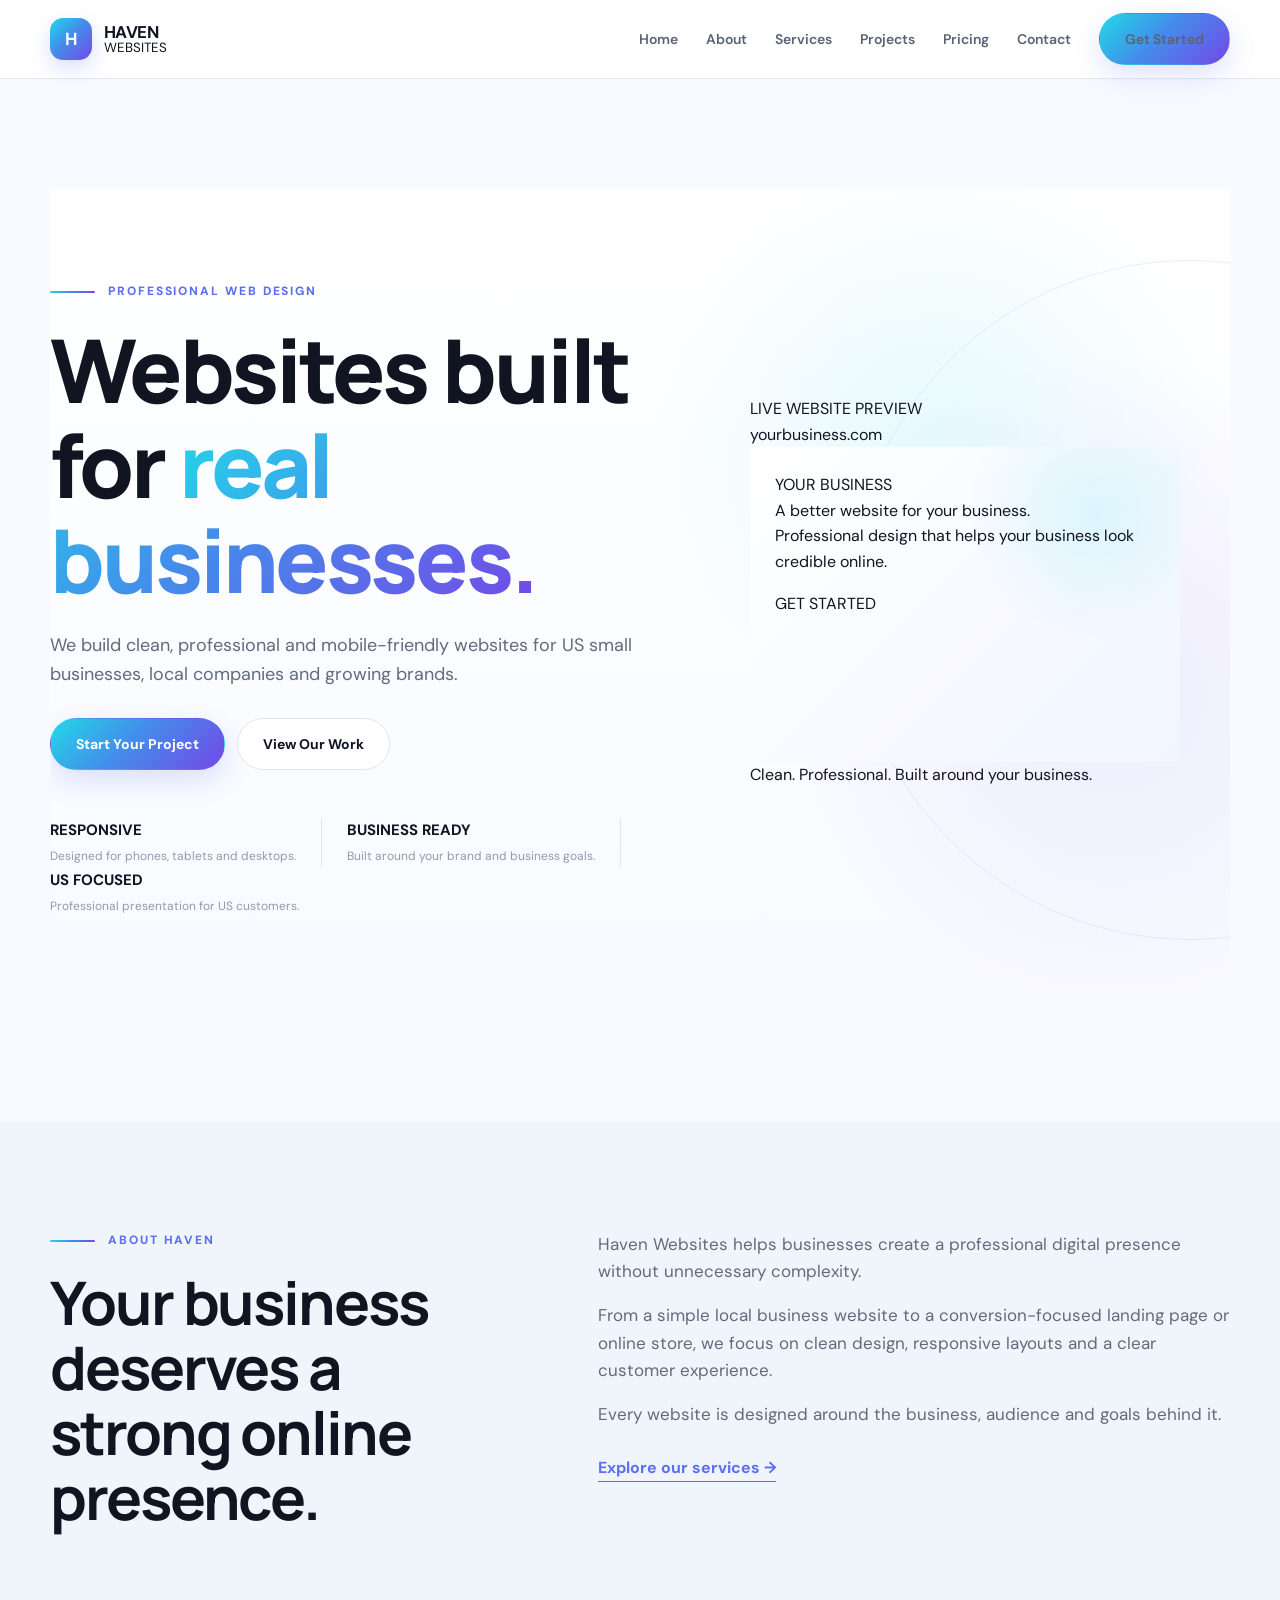
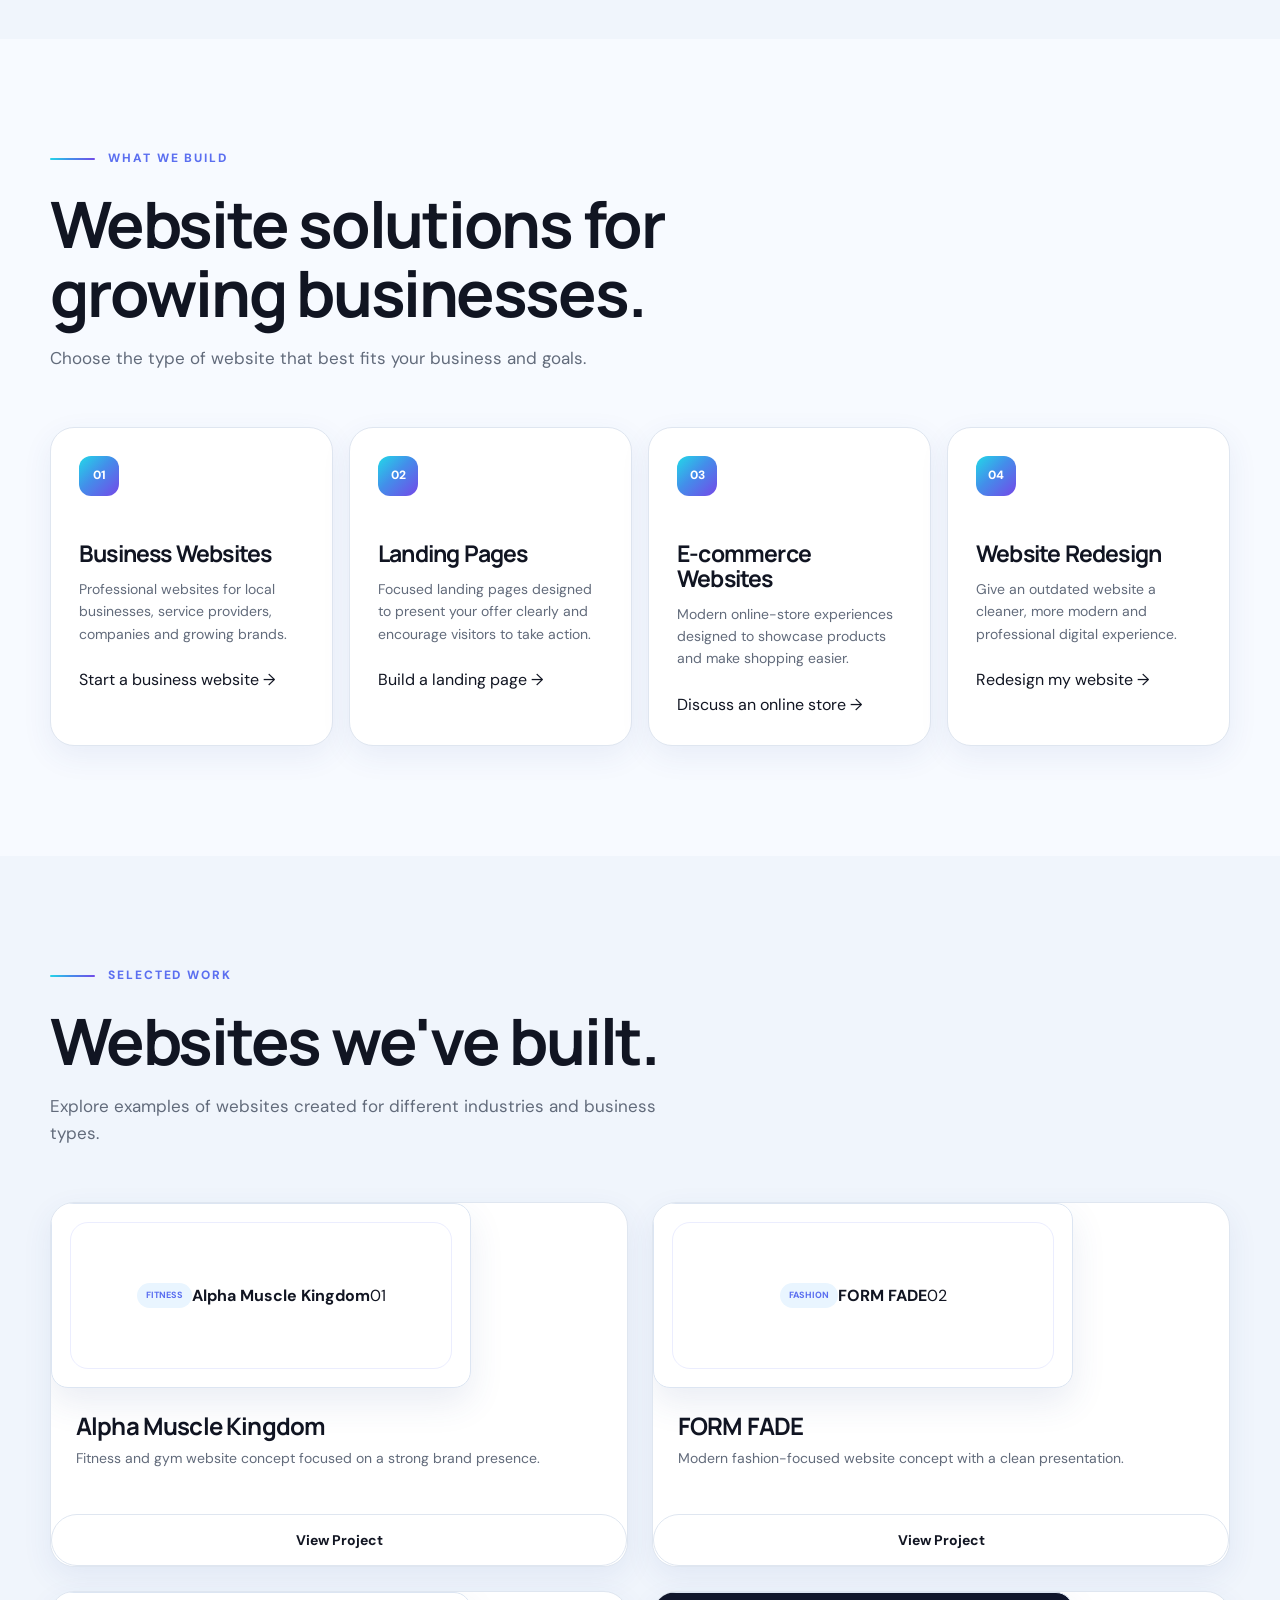
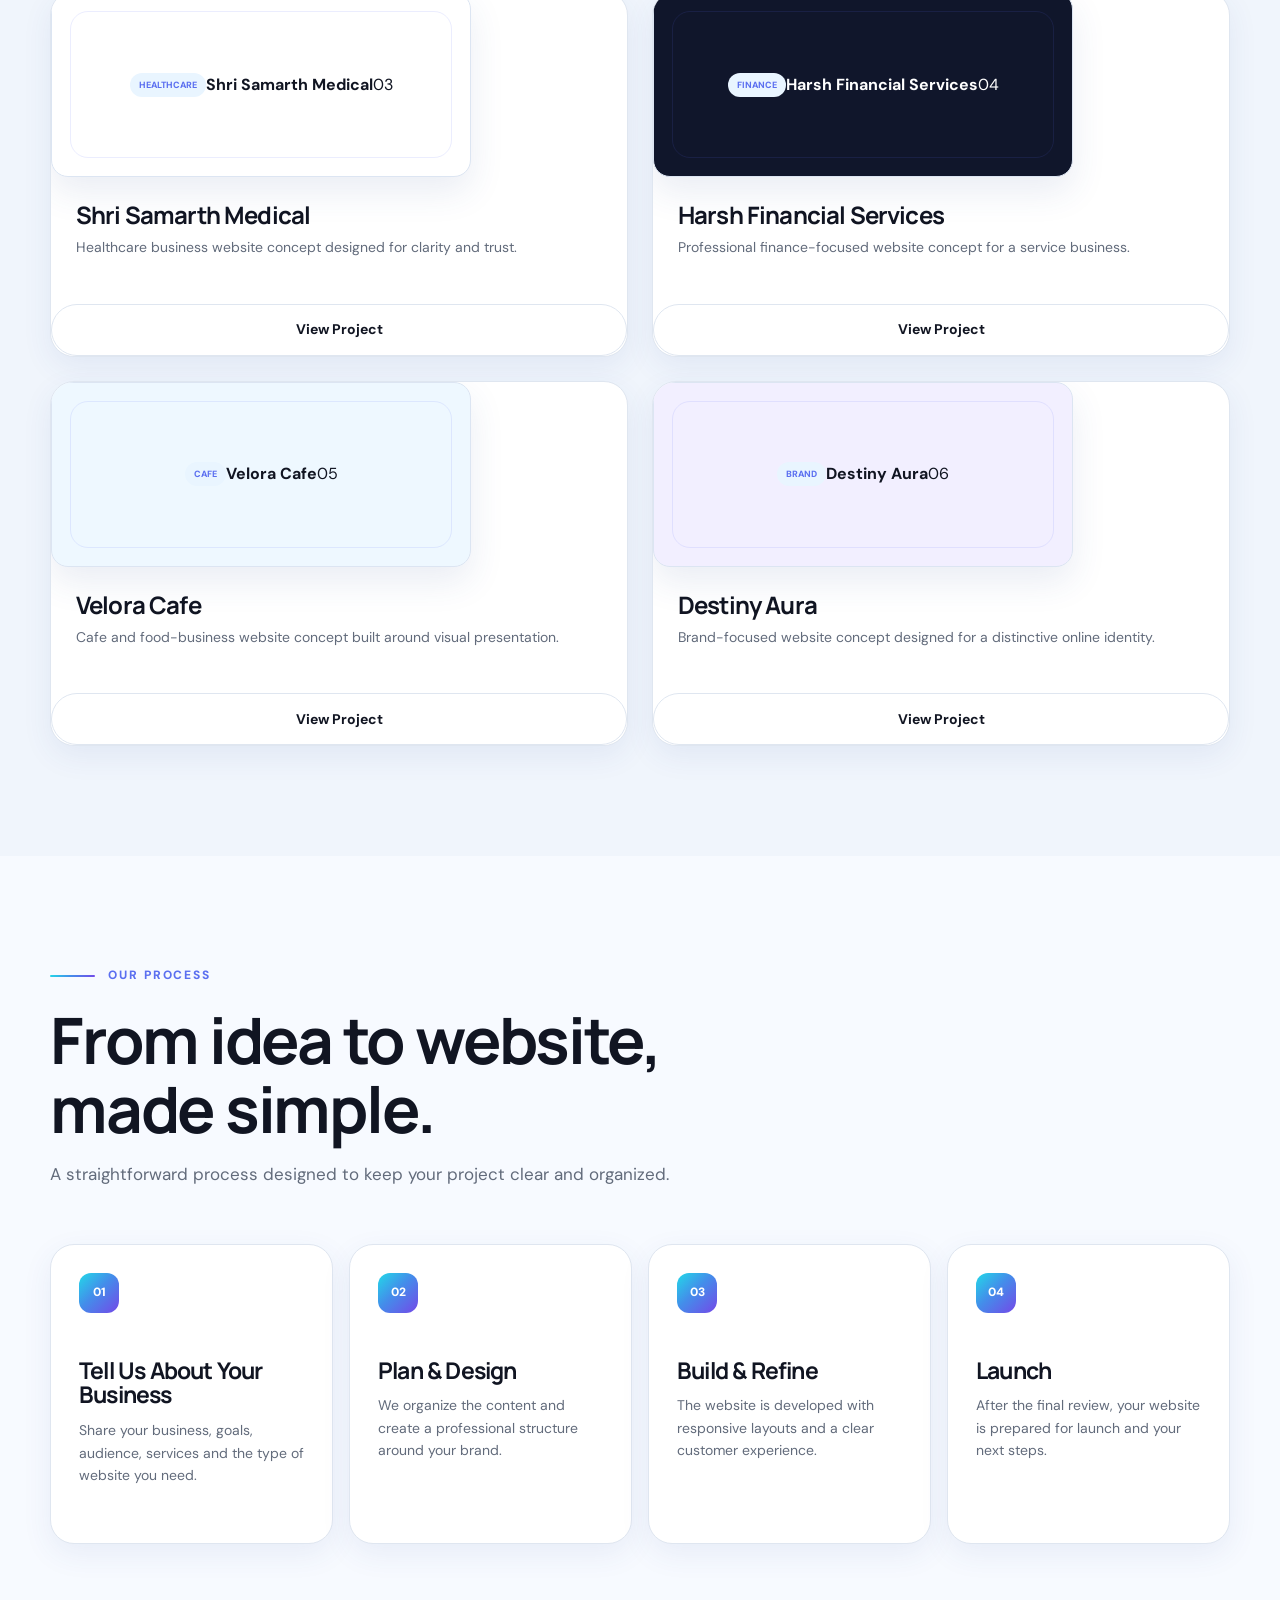
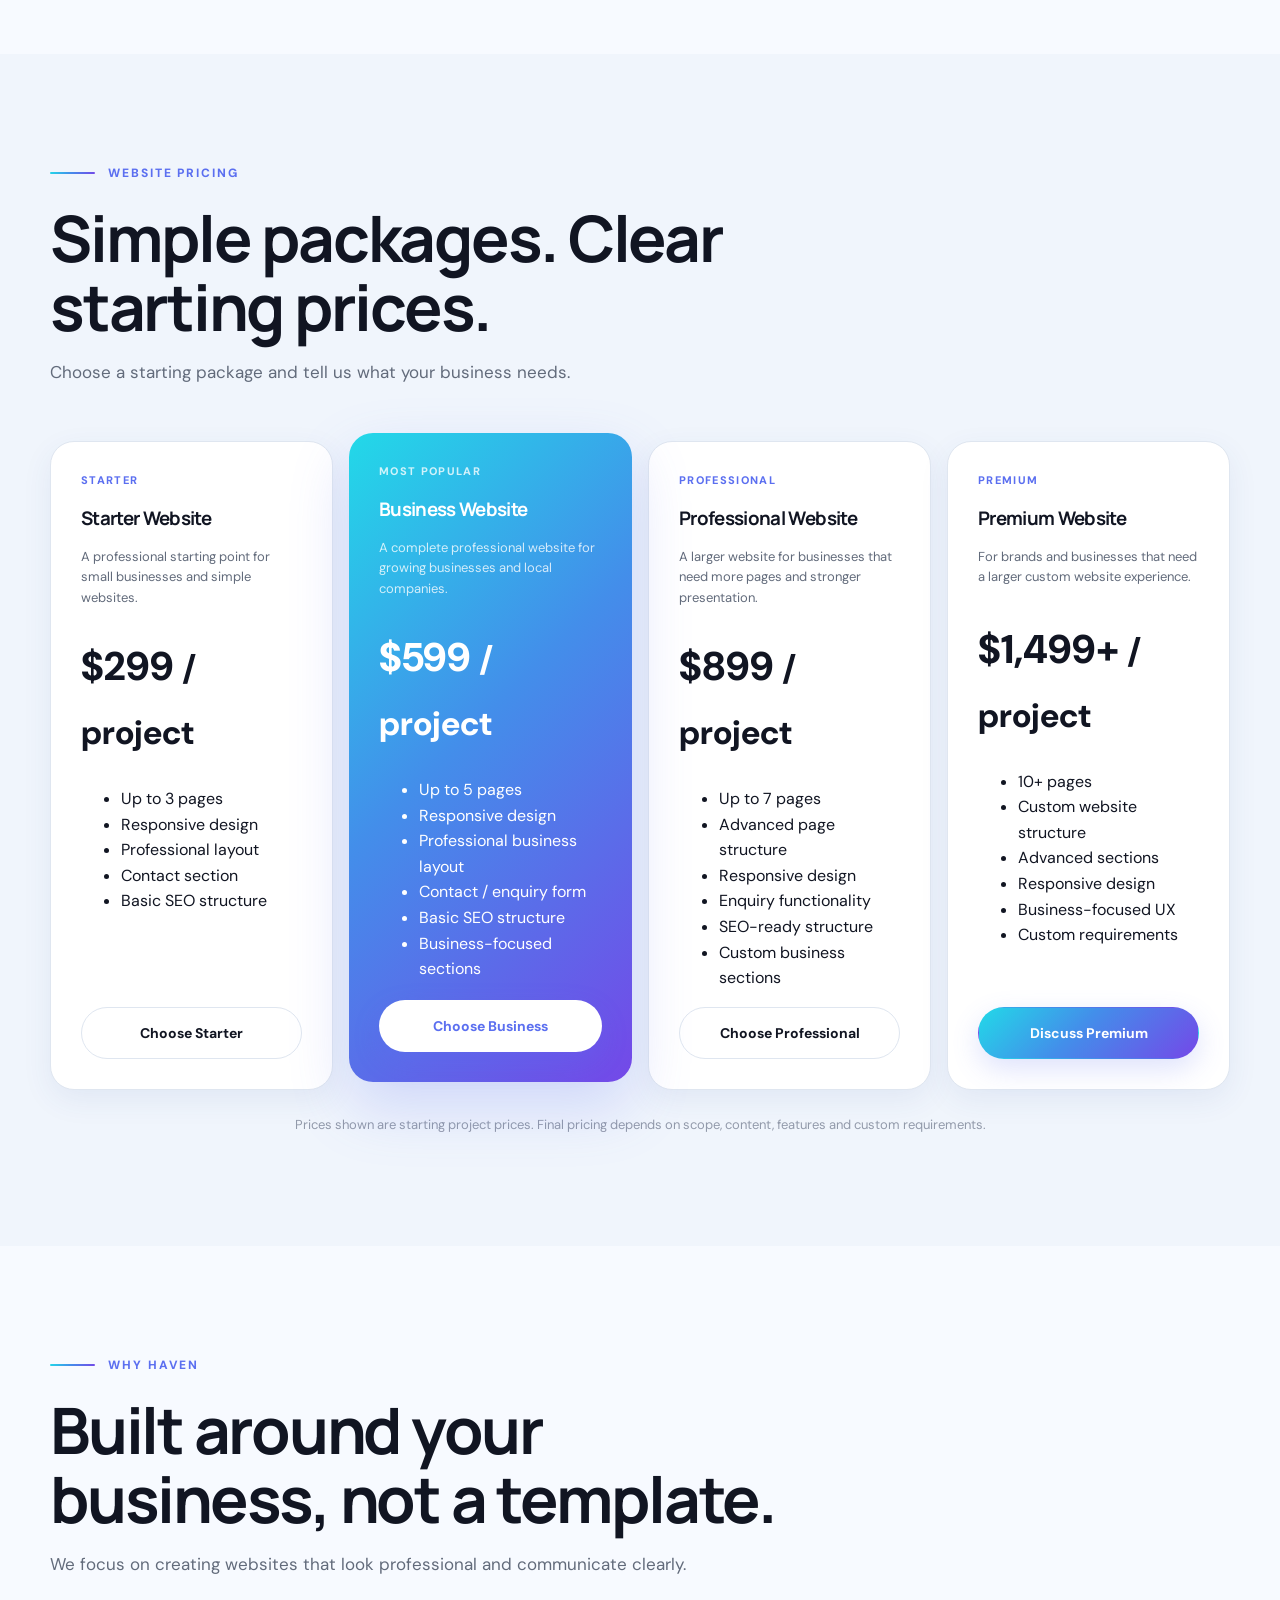
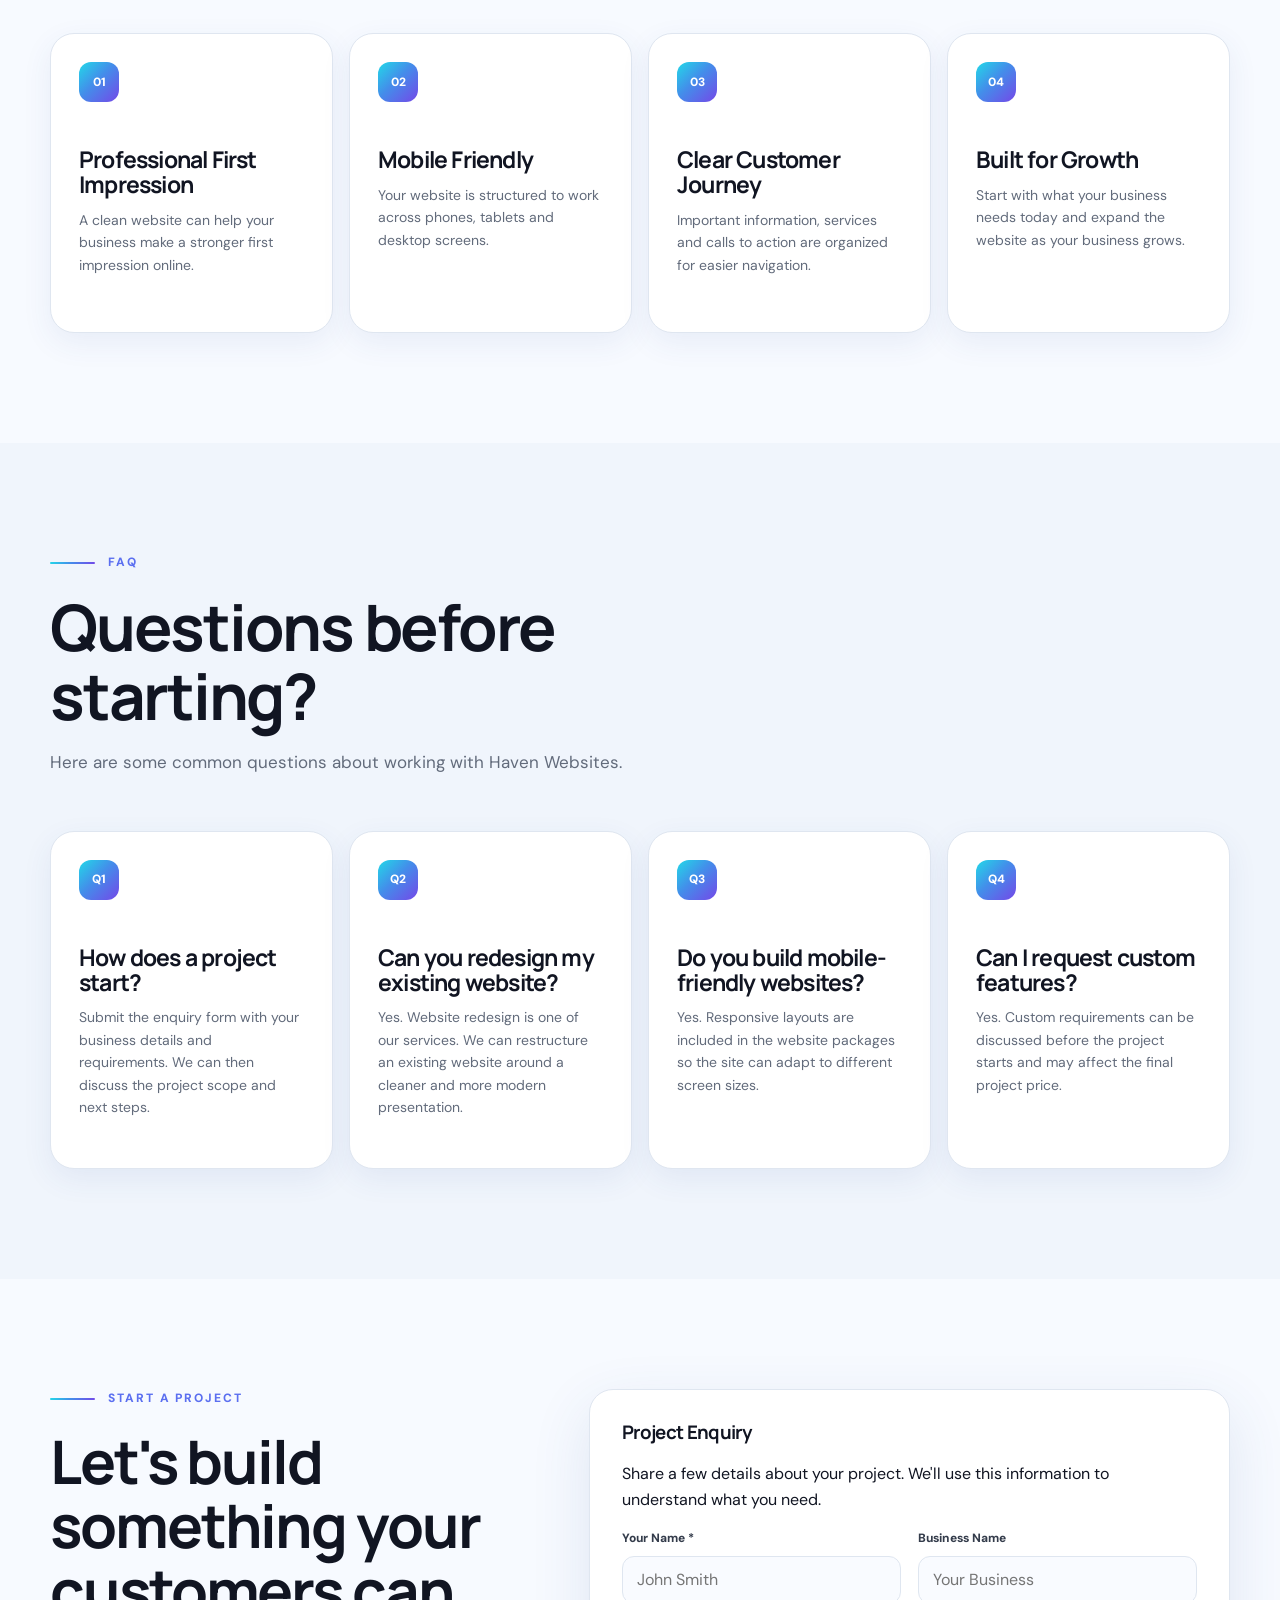
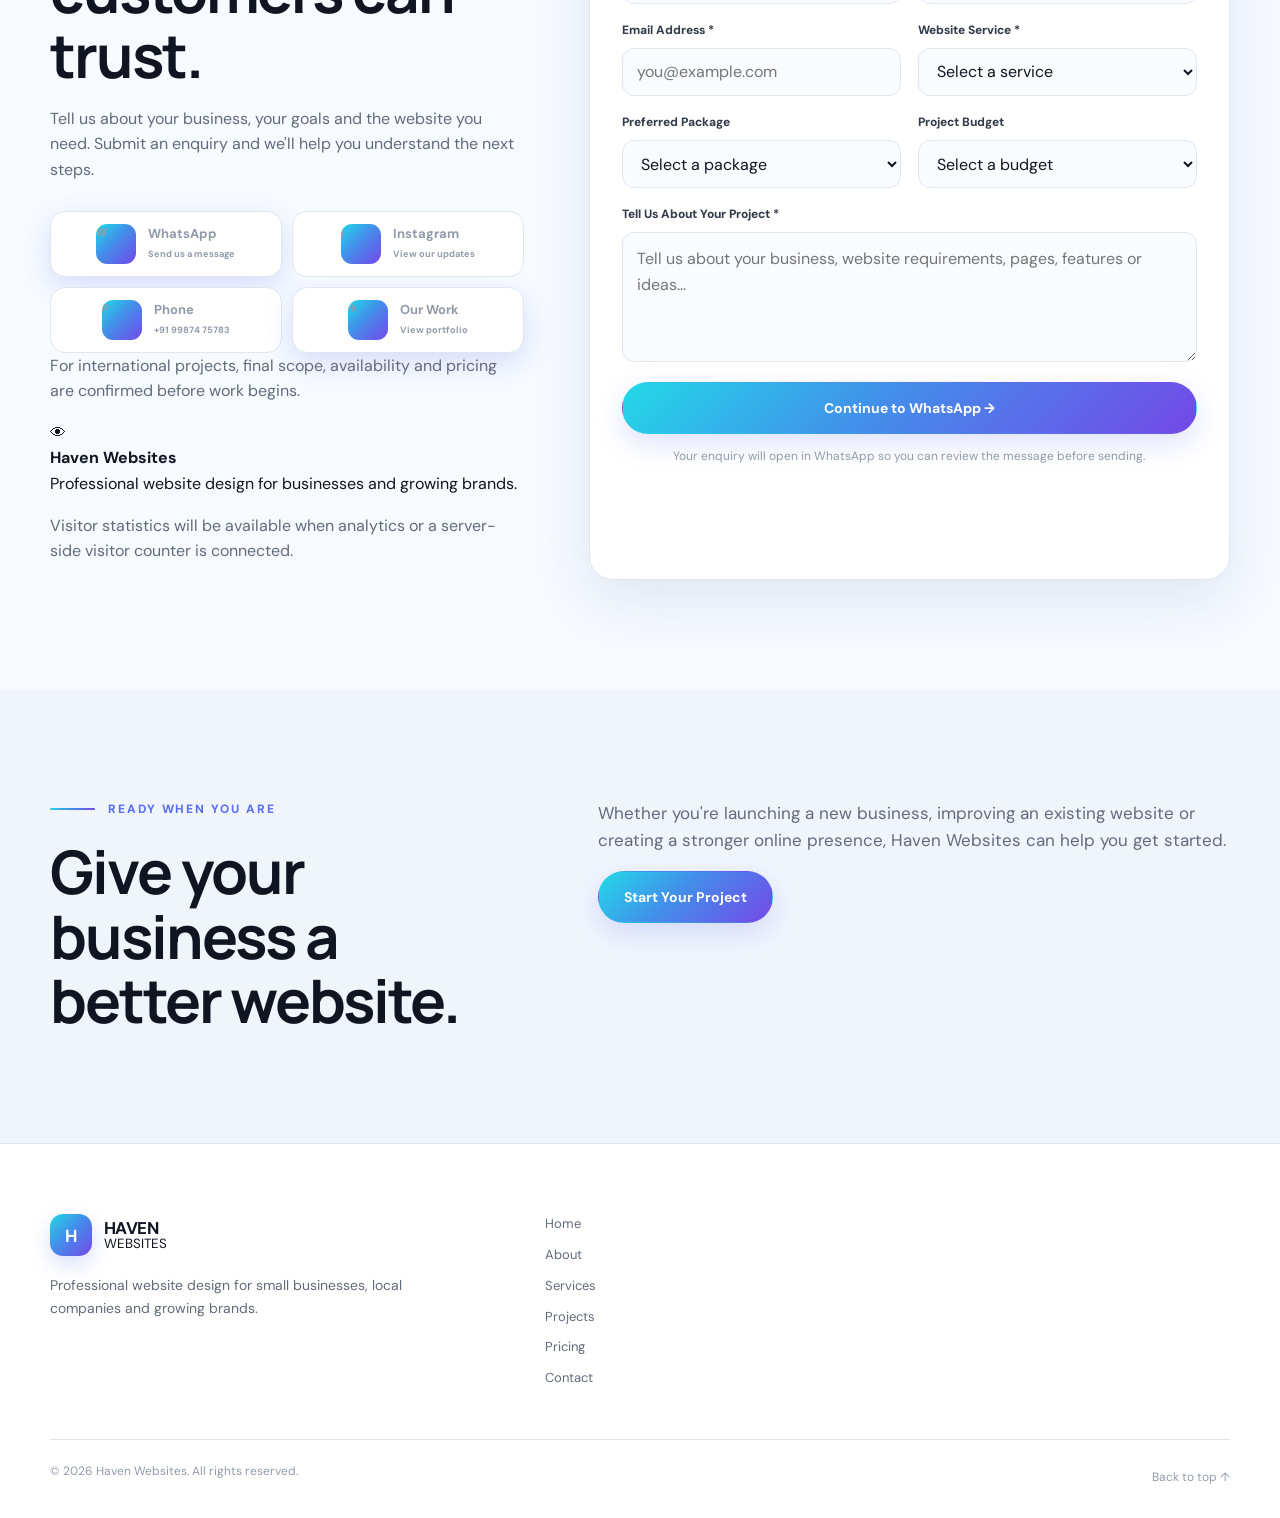
<file: index.html>
<!DOCTYPE html>
<html lang="en">
<head>
  <meta charset="UTF-8">

  <meta name="viewport"
        content="width=device-width, initial-scale=1.0">

  <meta name="description"
        content="Haven Websites builds professional, responsive websites for US small businesses, local companies and growing brands.">

  <meta name="keywords"
        content="web design, website design, US business websites, small business websites, landing pages, ecommerce websites">

  <meta name="author"
        content="Haven Websites">

  <meta name="robots"
        content="index, follow">

  <link rel="canonical"
        href="https://harshwebstudio.github.io/HAVEN-WEBSITE-/">

  <meta property="og:title"
        content="Haven Websites | Professional Website Design for US Businesses">

  <meta property="og:description"
        content="Professional websites for US small businesses, local companies and growing brands.">

  <meta property="og:type"
        content="website">

  <meta property="og:url"
        content="https://harshwebstudio.github.io/HAVEN-WEBSITE-/">

  <title>Haven Websites | Professional Website Design for US Businesses</title>

  <!-- GOOGLE FONTS -->
  <link rel="preconnect" href="https://fonts.googleapis.com">
  <link rel="preconnect" href="https://fonts.gstatic.com" crossorigin>

  <link href="https://fonts.googleapis.com/css2?family=DM+Sans:wght@400;500;600;700&family=Manrope:wght@600;700;800&display=swap"
        rel="stylesheet">

  <!-- MAIN CSS -->
  <link rel="stylesheet" href="style.css">
</head>

<body>

  <!-- =========================================
       HEADER
  ========================================== -->

  <header class="site-header">
    <div class="container navbar">

      <a href="#home" class="brand" aria-label="Haven Websites Home">

        <span class="brand-icon">H</span>

        <span class="brand-text">
          <strong>HAVEN</strong>
          <small>WEBSITES</small>
        </span>

      </a>

      <button
        class="menu-toggle"
        type="button"
        aria-expanded="false"
        aria-controls="navMenu"
        aria-label="Open navigation menu">

        <span></span>
        <span></span>
        <span></span>

      </button>

      <nav class="nav-links" id="navMenu" aria-label="Main navigation">

        <a href="#home">Home</a>
        <a href="#about">About</a>
        <a href="#services">Services</a>
        <a href="#projects">Projects</a>
        <a href="#pricing">Pricing</a>
        <a href="#contact">Contact</a>

        <a href="#contact"
           class="button button-primary nav-cta">
          Get Started
        </a>

      </nav>

    </div>
  </header>


  <main>

    <!-- =========================================
         HERO
    ========================================== -->

    <section class="section" id="home">

      <div class="container hero">

        <div class="hero-content">

          <span class="eyebrow">
            Professional Web Design
          </span>

          <h1>
            Websites built for
            <span class="accent-text">real businesses.</span>
          </h1>

          <p class="hero-description">
            We build clean, professional and mobile-friendly
            websites for US small businesses, local companies
            and growing brands.
          </p>

          <div class="hero-actions">

            <a href="#contact"
               class="button button-primary">
              Start Your Project
            </a>

            <a href="#projects"
               class="button button-light">
              View Our Work
            </a>

          </div>

          <div class="hero-stats">

            <div class="stat-item">
              <strong>RESPONSIVE</strong>
              <span>Designed for phones, tablets and desktops.</span>
            </div>

            <div class="stat-item">
              <strong>BUSINESS READY</strong>
              <span>Built around your brand and business goals.</span>
            </div>

            <div class="stat-item">
              <strong>US FOCUSED</strong>
              <span>Professional presentation for US customers.</span>
            </div>

          </div>

        </div>


        <!-- WEBSITE PREVIEW -->

        <div class="hero-visual">

          <div class="visual-label">
            LIVE WEBSITE PREVIEW
          </div>

          <div class="mock-browser">

            <div class="browser-bar">

              <div class="browser-dots">
                <span></span>
                <span></span>
                <span></span>
              </div>

              <div class="browser-address">
                yourbusiness.com
              </div>

            </div>


            <div class="browser-content">

              <div class="mock-brand">
                YOUR BUSINESS
              </div>

              <div class="mock-divider"></div>

              <div class="mock-heading">
                A better website
                for your business.
              </div>

              <p class="mock-copy">
                Professional design that helps
                your business look credible online.
              </p>

              <span class="mock-button">
                GET STARTED
              </span>


              <div class="mock-cards">

                <div class="mock-card">
                  <span></span>
                  <i></i>
                  <i></i>
                </div>

                <div class="mock-card">
                  <span></span>
                  <i></i>
                  <i></i>
                </div>

                <div class="mock-card">
                  <span></span>
                  <i></i>
                  <i></i>
                </div>

              </div>

            </div>

          </div>

          <p class="visual-caption">
            Clean. Professional. Built around your business.
          </p>

        </div>

      </div>

    </section>


    <!-- =========================================
         ABOUT
    ========================================== -->

    <section class="section section-muted" id="about">

      <div class="container">

        <div class="about-layout">

          <div class="about-heading">

            <span class="eyebrow">
              About Haven
            </span>

            <h2>
              Your business deserves
              a strong online presence.
            </h2>

          </div>


          <div class="about-copy">

            <p>
              Haven Websites helps businesses create a
              professional digital presence without unnecessary
              complexity.
            </p>

            <p>
              From a simple local business website to a
              conversion-focused landing page or online store,
              we focus on clean design, responsive layouts and
              a clear customer experience.
            </p>

            <p>
              Every website is designed around the business,
              audience and goals behind it.
            </p>

            <a href="#services" class="text-link">
              Explore our services →
            </a>

          </div>

        </div>

      </div>

    </section>


    <!-- =========================================
         SERVICES
    ========================================== -->

    <section class="section" id="services">

      <div class="container">

        <div class="section-heading">

          <div>

            <span class="eyebrow">
              What We Build
            </span>

            <h2>
              Website solutions for
              growing businesses.
            </h2>

          </div>

          <p>
            Choose the type of website that best fits
            your business and goals.
          </p>

        </div>


        <div class="service-grid">


          <!-- SERVICE 1 -->

          <article class="service-card">

            <span class="service-number">
              01
            </span>

            <h3>
              Business Websites
            </h3>

            <p>
              Professional websites for local businesses,
              service providers, companies and growing brands.
            </p>

            <a href="#contact"
               data-service="Business website">
              Start a business website →
            </a>

          </article>


          <!-- SERVICE 2 -->

          <article class="service-card">

            <span class="service-number">
              02
            </span>

            <h3>
              Landing Pages
            </h3>

            <p>
              Focused landing pages designed to present your
              offer clearly and encourage visitors to take action.
            </p>

            <a href="#contact"
               data-service="Landing page">
              Build a landing page →
            </a>

          </article>


          <!-- SERVICE 3 -->

          <article class="service-card">

            <span class="service-number">
              03
            </span>

            <h3>
              E-commerce Websites
            </h3>

            <p>
              Modern online-store experiences designed to
              showcase products and make shopping easier.
            </p>

            <a href="#contact"
               data-service="E-commerce website">
              Discuss an online store →
            </a>

          </article>


          <!-- SERVICE 4 -->

          <article class="service-card">

            <span class="service-number">
              04
            </span>

            <h3>
              Website Redesign
            </h3>

            <p>
              Give an outdated website a cleaner, more modern
              and professional digital experience.
            </p>

            <a href="#contact"
               data-service="Website redesign">
              Redesign my website →
            </a>

          </article>


        </div>

      </div>

  </section>
      <!-- =========================================
         PROJECTS / PORTFOLIO
    ========================================== -->

    <section class="section section-muted" id="projects">

      <div class="container">

        <div class="section-heading">

          <div>

            <span class="eyebrow">
              Selected Work
            </span>

            <h2>
              Websites we've built.
            </h2>

          </div>

          <p>
            Explore examples of websites created for
            different industries and business types.
          </p>

        </div>


        <div class="project-grid">


          <!-- PROJECT 1 -->

          <article class="project-card">

            <div class="project-preview preview-alpha">

              <span class="preview-category">
                Fitness
              </span>

              <strong>
                Alpha Muscle Kingdom
              </strong>

              <span class="preview-index">
                01
              </span>

            </div>

            <div class="project-content">

              <h3>
                Alpha Muscle Kingdom
              </h3>

              <p>
                Fitness and gym website concept
                focused on a strong brand presence.
              </p>

            </div>

            <a
              href="https://harshwebstudio.github.io/alpha-muscle-kingdom/"
              target="_blank"
              rel="noopener noreferrer"
              class="button button-project">
              View Project
            </a>

          </article>


          <!-- PROJECT 2 -->

          <article class="project-card">

            <div class="project-preview preview-form">

              <span class="preview-category">
                Fashion
              </span>

              <strong>
                FORM FADE
              </strong>

              <span class="preview-index">
                02
              </span>

            </div>

            <div class="project-content">

              <h3>
                FORM FADE
              </h3>

              <p>
                Modern fashion-focused website
                concept with a clean presentation.
              </p>

            </div>

            <a
              href="https://harshwebstudio.github.io/FORM-FADE/"
              target="_blank"
              rel="noopener noreferrer"
              class="button button-project">
              View Project
            </a>

          </article>


          <!-- PROJECT 3 -->

          <article class="project-card">

            <div class="project-preview preview-medical">

              <span class="preview-category">
                Healthcare
              </span>

              <strong>
                Shri Samarth Medical
              </strong>

              <span class="preview-index">
                03
              </span>

            </div>

            <div class="project-content">

              <h3>
                Shri Samarth Medical
              </h3>

              <p>
                Healthcare business website concept
                designed for clarity and trust.
              </p>

            </div>

            <a
              href="https://harshwebstudio.github.io/SHRI-SAMARTH-MEDICAL/"
              target="_blank"
              rel="noopener noreferrer"
              class="button button-project">
              View Project
            </a>

          </article>


          <!-- PROJECT 4 -->

          <article class="project-card">

            <div class="project-preview preview-finance">

              <span class="preview-category">
                Finance
              </span>

              <strong>
                Harsh Financial Services
              </strong>

              <span class="preview-index">
                04
              </span>

            </div>

            <div class="project-content">

              <h3>
                Harsh Financial Services
              </h3>

              <p>
                Professional finance-focused website
                concept for a service business.
              </p>

            </div>

            <a
              href="https://harshwebstudio.github.io/HARSH-FINANCIAL-SERVICES-/"
              target="_blank"
              rel="noopener noreferrer"
              class="button button-project">
              View Project
            </a>

          </article>


          <!-- PROJECT 5 -->

          <article class="project-card">

            <div class="project-preview preview-velora">

              <span class="preview-category">
                Cafe
              </span>

              <strong>
                Velora Cafe
              </strong>

              <span class="preview-index">
                05
              </span>

            </div>

            <div class="project-content">

              <h3>
                Velora Cafe
              </h3>

              <p>
                Cafe and food-business website concept
                built around visual presentation.
              </p>

            </div>

            <a
              href="https://harshwebstudio.github.io/velora-cafe/"
              target="_blank"
              rel="noopener noreferrer"
              class="button button-project">
              View Project
            </a>

          </article>


          <!-- PROJECT 6 -->

          <article class="project-card">

            <div class="project-preview preview-destini">

              <span class="preview-category">
                Brand
              </span>

              <strong>
                Destiny Aura
              </strong>

              <span class="preview-index">
                06
              </span>

            </div>

            <div class="project-content">

              <h3>
                Destiny Aura
              </h3>

              <p>
                Brand-focused website concept designed
                for a distinctive online identity.
              </p>

            </div>

            <a
              href="https://harshwebstudio.github.io/destiny-aura/"
              target="_blank"
              rel="noopener noreferrer"
              class="button button-project">
              View Project
            </a>

          </article>


        </div>

      </div>

    </section>


    <!-- =========================================
         PROCESS
    ========================================== -->

    <section class="section" id="process">

      <div class="container">

        <div class="section-heading">

          <div>

            <span class="eyebrow">
              Our Process
            </span>

            <h2>
              From idea to website,
              made simple.
            </h2>

          </div>

          <p>
            A straightforward process designed to keep
            your project clear and organized.
          </p>

        </div>


        <div class="service-grid">


          <article class="service-card">

            <span class="service-number">
              01
            </span>

            <h3>
              Tell Us About Your Business
            </h3>

            <p>
              Share your business, goals, audience,
              services and the type of website you need.
            </p>

          </article>


          <article class="service-card">

            <span class="service-number">
              02
            </span>

            <h3>
              Plan & Design
            </h3>

            <p>
              We organize the content and create a
              professional structure around your brand.
            </p>

          </article>


          <article class="service-card">

            <span class="service-number">
              03
            </span>

            <h3>
              Build & Refine
            </h3>

            <p>
              The website is developed with responsive
              layouts and a clear customer experience.
            </p>

          </article>


          <article class="service-card">

            <span class="service-number">
              04
            </span>

            <h3>
              Launch
            </h3>

            <p>
              After the final review, your website is
              prepared for launch and your next steps.
            </p>

          </article>


        </div>

      </div>

    </section>


    <!-- =========================================
         PRICING
    ========================================== -->

    <section class="section section-muted" id="pricing">

      <div class="container">

        <div class="section-heading">

          <div>

            <span class="eyebrow">
              Website Pricing
            </span>

            <h2>
              Simple packages.
              Clear starting prices.
            </h2>

          </div>

          <p>
            Choose a starting package and tell us what
            your business needs.
          </p>

        </div>


        <div class="pricing-grid">


          <!-- STARTER -->

          <article class="price-card">

            <span class="price-label">
              STARTER
            </span>

            <h3>
              Starter Website
            </h3>

            <p>
              A professional starting point for
              small businesses and simple websites.
            </p>

            <div class="price">
              $299
              <small>/ project</small>
            </div>

            <ul>
              <li>Up to 3 pages</li>
              <li>Responsive design</li>
              <li>Professional layout</li>
              <li>Contact section</li>
              <li>Basic SEO structure</li>
            </ul>

            <button
              type="button"
              class="button button-light plan-button"
              data-plan="Starter - $299">
              Choose Starter
            </button>

          </article>


          <!-- BUSINESS -->

          <article class="price-card price-card-featured">

            <span class="price-label">
              MOST POPULAR
            </span>

            <h3>
              Business Website
            </h3>

            <p>
              A complete professional website for
              growing businesses and local companies.
            </p>

            <div class="price">
              $599
              <small>/ project</small>
            </div>

            <ul>
              <li>Up to 5 pages</li>
              <li>Responsive design</li>
              <li>Professional business layout</li>
              <li>Contact / enquiry form</li>
              <li>Basic SEO structure</li>
              <li>Business-focused sections</li>
            </ul>

            <button
              type="button"
              class="button button-primary plan-button"
              data-plan="Business - $599">
              Choose Business
            </button>

          </article>


          <!-- PROFESSIONAL -->

          <article class="price-card">

            <span class="price-label">
              PROFESSIONAL
            </span>

            <h3>
              Professional Website
            </h3>

            <p>
              A larger website for businesses that
              need more pages and stronger presentation.
            </p>

            <div class="price">
              $899
              <small>/ project</small>
            </div>

            <ul>
              <li>Up to 7 pages</li>
              <li>Advanced page structure</li>
              <li>Responsive design</li>
              <li>Enquiry functionality</li>
              <li>SEO-ready structure</li>
              <li>Custom business sections</li>
            </ul>

            <button
              type="button"
              class="button button-light plan-button"
              data-plan="Professional - $899">
              Choose Professional
            </button>

          </article>


          <!-- PREMIUM -->

          <article class="price-card">

            <span class="price-label">
              PREMIUM
            </span>

            <h3>
              Premium Website
            </h3>

            <p>
              For brands and businesses that need
              a larger custom website experience.
            </p>

            <div class="price">
              $1,499+
              <small>/ project</small>
            </div>

            <ul>
              <li>10+ pages</li>
              <li>Custom website structure</li>
              <li>Advanced sections</li>
              <li>Responsive design</li>
              <li>Business-focused UX</li>
              <li>Custom requirements</li>
            </ul>

            <button
              type="button"
              class="button button-dark plan-button"
              data-plan="Premium - $1,499+">
              Discuss Premium
            </button>

          </article>


        </div>

        <p class="pricing-note">
          Prices shown are starting project prices.
          Final pricing depends on scope, content,
          features and custom requirements.
        </p>

      </div>

    </section>


    <!-- =========================================
         WHY HAVEN
    ========================================== -->

    <section class="section" id="why-haven">

      <div class="container">

        <div class="section-heading">

          <div>

            <span class="eyebrow">
              Why Haven
            </span>

            <h2>
              Built around your
              business, not a template.
            </h2>

          </div>

          <p>
            We focus on creating websites that look
            professional and communicate clearly.
          </p>

        </div>


        <div class="service-grid">

          <article class="service-card">

            <span class="service-number">
              01
            </span>

            <h3>
              Professional First Impression
            </h3>

            <p>
              A clean website can help your business
              make a stronger first impression online.
            </p>

          </article>


          <article class="service-card">

            <span class="service-number">
              02
            </span>

            <h3>
              Mobile Friendly
            </h3>

            <p>
              Your website is structured to work across
              phones, tablets and desktop screens.
            </p>

          </article>


          <article class="service-card">

            <span class="service-number">
              03
            </span>

            <h3>
              Clear Customer Journey
            </h3>

            <p>
              Important information, services and calls
              to action are organized for easier navigation.
            </p>

          </article>


          <article class="service-card">

            <span class="service-number">
              04
            </span>

            <h3>
              Built for Growth
            </h3>

            <p>
              Start with what your business needs today
              and expand the website as your business grows.
            </p>

          </article>

        </div>

      </div>

    </section>


    <!-- =========================================
         FAQ
    ========================================== -->

    <section class="section section-muted" id="faq">

      <div class="container">

        <div class="section-heading">

          <div>

            <span class="eyebrow">
              FAQ
            </span>

            <h2>
              Questions before starting?
            </h2>

          </div>

          <p>
            Here are some common questions about
            working with Haven Websites.
          </p>

        </div>


        <div class="service-grid">

          <article class="service-card">

            <span class="service-number">
              Q1
            </span>

            <h3>
              How does a project start?
            </h3>

            <p>
              Submit the enquiry form with your business
              details and requirements. We can then discuss
              the project scope and next steps.
            </p>

          </article>


          <article class="service-card">

            <span class="service-number">
              Q2
            </span>

            <h3>
              Can you redesign my existing website?
            </h3>

            <p>
              Yes. Website redesign is one of our services.
              We can restructure an existing website around
              a cleaner and more modern presentation.
            </p>

          </article>


          <article class="service-card">

            <span class="service-number">
              Q3
            </span>

            <h3>
              Do you build mobile-friendly websites?
            </h3>

            <p>
              Yes. Responsive layouts are included in
              the website packages so the site can adapt
              to different screen sizes.
            </p>

          </article>


          <article class="service-card">

            <span class="service-number">
              Q4
            </span>

            <h3>
              Can I request custom features?
            </h3>

            <p>
              Yes. Custom requirements can be discussed
              before the project starts and may affect
              the final project price.
            </p>

          </article>

        </div>

      </div>

                </section>
                    <!-- =========================================
         CONTACT / PROJECT ENQUIRY
    ========================================== -->

    <section class="section" id="contact">

      <div class="container contact-layout">


        <!-- CONTACT INFORMATION -->

        <div class="contact-copy">

          <span class="eyebrow">
            Start a Project
          </span>

          <h2>
            Let's build something
            your customers can trust.
          </h2>

          <p>
            Tell us about your business, your goals and
            the website you need. Submit an enquiry and
            we'll help you understand the next steps.
          </p>


          <div class="contact-action-grid">


            <!-- WHATSAPP -->

            <a
              href="https://wa.me/919987475783"
              target="_blank"
              rel="noopener noreferrer"
              class="contact-action button button-primary">

              <span class="action-icon">
                W
              </span>

              <span>
                <strong>WhatsApp</strong>
                <small>Send us a message</small>
              </span>

            </a>


            <!-- INSTAGRAM -->

            <a
              href="https://www.instagram.com/harshwebdesignerrr11/"
              target="_blank"
              rel="noopener noreferrer"
              class="contact-action button button-light">

              <span class="action-icon">
                I
              </span>

              <span>
                <strong>Instagram</strong>
                <small>View our updates</small>
              </span>

            </a>


            <!-- PHONE -->

            <a
              href="tel:+919987475783"
              class="contact-action button button-light">

              <span class="action-icon">
                P
              </span>

              <span>
                <strong>Phone</strong>
                <small>+91 99874 75783</small>
              </span>

            </a>


            <!-- WORK -->

            <a
              href="#projects"
              class="contact-action button button-dark">

              <span class="action-icon">
                →
              </span>

              <span>
                <strong>Our Work</strong>
                <small>View portfolio</small>
              </span>

            </a>


          </div>


          <p class="contact-note">
            For international projects, final scope,
            availability and pricing are confirmed before
            work begins.
          </p>


          <!-- VISITOR CARD -->

          <div class="visitor-card">

            <div class="visitor-icon">
              👁
            </div>

            <div>

              <strong>
                Haven Websites
              </strong>

              <p>
                Professional website design for
                businesses and growing brands.
              </p>

            </div>

          </div>

          <p class="visitor-note">
            Visitor statistics will be available when
            analytics or a server-side visitor counter
            is connected.
          </p>

        </div>


        <!-- =====================================
             ENQUIRY FORM
        ====================================== -->

        <div class="contact-form">

          <h3>
            Project Enquiry
          </h3>

          <p class="form-description">
            Share a few details about your project.
            We'll use this information to understand
            what you need.
          </p>


          <form id="contactForm" novalidate>

            <div class="form-grid">


              <!-- NAME -->

              <div class="form-field">

                <label for="name">
                  Your Name *
                </label>

                <input
                  type="text"
                  id="name"
                  name="name"
                  placeholder="John Smith"
                  autocomplete="name"
                  required>

              </div>


              <!-- BUSINESS -->

              <div class="form-field">

                <label for="business">
                  Business Name
                </label>

                <input
                  type="text"
                  id="business"
                  name="business"
                  placeholder="Your Business"
                  autocomplete="organization">

              </div>


              <!-- EMAIL -->

              <div class="form-field">

                <label for="email">
                  Email Address *
                </label>

                <input
                  type="email"
                  id="email"
                  name="email"
                  placeholder="you@example.com"
                  autocomplete="email"
                  required>

              </div>


              <!-- SERVICE -->

              <div class="form-field">

                <label for="service">
                  Website Service *
                </label>

                <select
                  id="service"
                  name="service"
                  required>

                  <option value="">
                    Select a service
                  </option>

                  <option value="Business website">
                    Business Website
                  </option>

                  <option value="Landing page">
                    Landing Page
                  </option>

                  <option value="E-commerce website">
                    E-commerce Website
                  </option>

                  <option value="Website redesign">
                    Website Redesign
                  </option>

                </select>

              </div>


              <!-- PLAN -->

              <div class="form-field">

                <label for="plan">
                  Preferred Package
                </label>

                <select
                  id="plan"
                  name="plan">

                  <option value="">
                    Select a package
                  </option>

                  <option value="Starter - $299">
                    Starter — $299
                  </option>

                  <option value="Business - $599">
                    Business — $599
                  </option>

                  <option value="Professional - $899">
                    Professional — $899
                  </option>

                  <option value="Premium - $1,499+">
                    Premium — $1,499+
                  </option>

                  <option value="Not sure">
                    I'm not sure yet
                  </option>

                </select>

              </div>


              <!-- BUDGET -->

              <div class="form-field">

                <label for="budget">
                  Project Budget
                </label>

                <select
                  id="budget"
                  name="budget">

                  <option value="">
                    Select a budget
                  </option>

                  <option value="Under $300">
                    Under $300
                  </option>

                  <option value="$300 - $600">
                    $300 - $600
                  </option>

                  <option value="$600 - $900">
                    $600 - $900
                  </option>

                  <option value="$900 - $1,500">
                    $900 - $1,500
                  </option>

                  <option value="$1,500+">
                    $1,500+
                  </option>

                </select>

              </div>


              <!-- DETAILS -->

              <div class="form-field form-field-full">

                <label for="details">
                  Tell Us About Your Project *
                </label>

                <textarea
                  id="details"
                  name="details"
                  placeholder="Tell us about your business, website requirements, pages, features or ideas..."
                  required></textarea>

              </div>


            </div>


            <button
              type="submit"
              class="button button-primary submit-button">

              Continue to WhatsApp →

            </button>


            <p
              class="form-note"
              id="formNote">

              Your enquiry will open in WhatsApp so
              you can review the message before sending.

            </p>

          </form>

        </div>

      </div>

    </section>


    <!-- =========================================
         FINAL CTA
    ========================================== -->

    <section class="section section-muted">

      <div class="container">

        <div class="about-layout">

          <div class="about-heading">

            <span class="eyebrow">
              Ready When You Are
            </span>

            <h2>
              Give your business
              a better website.
            </h2>

          </div>

          <div class="about-copy">

            <p>
              Whether you're launching a new business,
              improving an existing website or creating
              a stronger online presence, Haven Websites
              can help you get started.
            </p>

            <a
              href="#contact"
              class="button button-primary">
              Start Your Project
            </a>

          </div>

        </div>

      </div>

    </section>

  </main>


  <!-- =========================================
       FOOTER
  ========================================== -->

  <footer class="site-footer">

    <div class="container">

      <div class="footer-main">

        <div>

          <a href="#home" class="brand">

            <span class="brand-icon">
              H
            </span>

            <span class="brand-text">

              <strong>HAVEN</strong>

              <small>WEBSITES</small>

            </span>

          </a>

          <p>
            Professional website design for small
            businesses, local companies and growing brands.
          </p>

        </div>


        <nav
          class="footer-links"
          aria-label="Footer navigation">

          <a href="#home">Home</a>
          <a href="#about">About</a>
          <a href="#services">Services</a>
          <a href="#projects">Projects</a>
          <a href="#pricing">Pricing</a>
          <a href="#contact">Contact</a>

        </nav>

      </div>


      <div class="footer-bottom">

        <p>
          © <span id="footerYear"></span>
          Haven Websites. All rights reserved.
        </p>

        <a href="#home">
          Back to top ↑
        </a>

      </div>

    </div>

  </footer>


  <!-- =========================================
       JAVASCRIPT
  ========================================== -->

  <script src="script.js"></script>

</body>
  </html>
</file>
<file: style.css>
/* =========================================================
   HAVEN WEBSITES — PREMIUM BRAND CSS
   PART 1 / 3
   Cyan • Blue • Violet
   ========================================================= */

@import url('https://fonts.googleapis.com/css2?family=DM+Sans:wght@400;500;600;700&family=Manrope:wght@500;600;700;800&display=swap');

:root {
  --cyan: #22d9e8;
  --blue: #438eea;
  --royal: #5b6ff0;
  --violet: #7448e8;
  --purple: #8241df;

  --gradient: linear-gradient(
    135deg,
    #22d9e8 0%,
    #438eea 45%,
    #7448e8 100%
  );

  --navy: #10162b;
  --black: #111522;
  --white: #ffffff;

  --bg: #f7faff;
  --soft: #eef4ff;
  --card: #ffffff;

  --text: #111522;
  --gray: #626b7b;
  --muted: #929aaa;
  --line: #dfe6f0;

  --container: 1180px;
  --radius: 24px;
  --pill: 999px;

  --shadow: 0 20px 60px rgba(52, 82, 150, .12);
  --shadow-small: 0 10px 30px rgba(52, 82, 150, .08);

  --ease: 220ms ease;
}

/* RESET */

*,
*::before,
*::after {
  box-sizing: border-box;
}

html {
  width: 100%;
  overflow-x: hidden;
  scroll-behavior: smooth;
}

body {
  width: 100%;
  min-width: 0;
  margin: 0;
  overflow-x: hidden;
  background: var(--bg);
  color: var(--text);
  font-family: "DM Sans", sans-serif;
  line-height: 1.6;
}

img,
svg,
video,
canvas {
  display: block;
  max-width: 100%;
}

a {
  color: inherit;
  text-decoration: none;
}

button,
input,
select,
textarea {
  font: inherit;
}

button {
  cursor: pointer;
}

h1,
h2,
h3,
h4 {
  margin-top: 0;
  font-family: "Manrope", sans-serif;
  line-height: 1.08;
  letter-spacing: -.035em;
}

p {
  margin-top: 0;
}

.container {
  width: min(var(--container), calc(100% - 40px));
  margin-inline: auto;
}

.section {
  padding: 110px 0;
}

.section-muted {
  background: #f0f5fc;
}

/* TYPOGRAPHY */

.eyebrow {
  display: flex;
  align-items: center;
  gap: 13px;
  margin-bottom: 20px;
  color: var(--royal);
  font-size: 12px;
  font-weight: 800;
  letter-spacing: .16em;
  text-transform: uppercase;
}

.eyebrow::before {
  content: "";
  width: 45px;
  height: 2px;
  border-radius: 5px;
  background: var(--gradient);
}

.accent-text {
  background: var(--gradient);
  -webkit-background-clip: text;
  background-clip: text;
  color: transparent;
}

.section-heading {
  max-width: 760px;
  margin-bottom: 55px;
}

.section-heading h2 {
  margin-bottom: 18px;
  font-size: clamp(40px, 5vw, 64px);
}

.section-heading p {
  max-width: 650px;
  margin: 0;
  color: var(--gray);
  font-size: 17px;
}

/* HEADER */

.site-header {
  position: sticky;
  top: 0;
  z-index: 1000;
  width: 100%;
  border-bottom: 1px solid rgba(223, 230, 240, .9);
  background: rgba(255,255,255,.94);
  backdrop-filter: blur(18px);
  -webkit-backdrop-filter: blur(18px);
}

.navbar {
  position: relative;
  min-height: 78px;
  display: flex;
  align-items: center;
  gap: 30px;
}

.brand {
  display: inline-flex;
  align-items: center;
  gap: 12px;
  flex-shrink: 0;
}

.brand-icon {
  width: 42px;
  height: 42px;
  display: grid;
  place-items: center;
  border-radius: 13px;
  background: var(--gradient);
  color: #fff;
  font-family: "Manrope", sans-serif;
  font-size: 17px;
  font-weight: 800;
  box-shadow: 0 8px 20px rgba(82,111,240,.22);
}

.brand-text {
  display: flex;
  flex-direction: column;
  line-height: 1;
}

.brand-text strong {
  font-size: 17px;
  letter-spacing: -.03em;
}

.brand-text span {
  margin-top: 4px;
  color: var(--gray);
  font-size: 9px;
  font-weight: 700;
  letter-spacing: .18em;
}

.nav-links {
  display: flex;
  align-items: center;
  gap: 28px;
  margin-left: auto;
}

.nav-links a {
  position: relative;
  color: #596274;
  font-size: 14px;
  font-weight: 600;
  transition: color var(--ease);
}

.nav-links a:hover {
  color: var(--royal);
}

.nav-cta {
  min-height: 44px;
  display: inline-flex;
  align-items: center;
  justify-content: center;
  padding: 0 21px;
  border-radius: var(--pill);
  background: var(--gradient);
  color: #fff;
  font-size: 13px;
  font-weight: 700;
  box-shadow: 0 8px 22px rgba(91,111,240,.20);
}

.menu-toggle {
  position: relative;
  width: 44px;
  height: 44px;
  display: none;
  flex: 0 0 44px;
  padding: 0;
  border: 1px solid var(--line);
  border-radius: 13px;
  background: #fff;
  font-size: 0;
}

/* BUTTONS */

.button {
  min-height: 52px;
  display: inline-flex;
  align-items: center;
  justify-content: center;
  padding: 0 25px;
  border: 1px solid transparent;
  border-radius: var(--pill);
  font-size: 14px;
  font-weight: 700;
  transition: transform var(--ease), box-shadow var(--ease);
}

.button:hover {
  transform: translateY(-2px);
}

.button-primary,
.button-dark {
  background: var(--gradient);
  color: #fff;
  box-shadow: 0 10px 28px rgba(91,111,240,.20);
}

.button-light {
  border-color: var(--line);
  background: #fff;
  color: var(--text);
}

.button-light:hover {
  box-shadow: var(--shadow-small);
}

.button-project {
  width: 100%;
  border-color: var(--line);
  background: #fff;
}

.button-project:hover {
  border-color: transparent;
  background: var(--gradient);
  color: #fff;
}

/* HERO */

.hero {
  position: relative;
  isolation: isolate;
  min-height: calc(100vh - 78px);
  display: flex;
  align-items: center;
  padding: 90px 0;
  overflow: hidden;
  background:
    radial-gradient(circle at 75% 30%, rgba(34,217,232,.10), transparent 27%),
    radial-gradient(circle at 90% 60%, rgba(116,72,232,.09), transparent 28%),
    linear-gradient(180deg, #fff 0%, #f7faff 100%);
}

.hero::before {
  content: "";
  position: absolute;
  width: 680px;
  height: 680px;
  right: -300px;
  top: 50%;
  border: 1px solid rgba(91,111,240,.12);
  border-radius: 50%;
  transform: translateY(-50%);
  pointer-events: none;
}

.hero-content {
  position: relative;
  z-index: 3;
  width: min(650px, 100%);
}

.hero-content h1 {
  max-width: 700px;
  margin-bottom: 24px;
  font-size: clamp(52px, 7vw, 88px);
  font-weight: 800;
}

.hero-content > p {
  max-width: 600px;
  margin-bottom: 30px;
  color: var(--gray);
  font-size: 18px;
}

.hero-actions {
  display: flex;
  flex-wrap: wrap;
  gap: 12px;
  margin-bottom: 48px;
}

.hero-stats {
  display: flex;
  flex-wrap: wrap;
}

.stat-item {
  min-width: 140px;
  padding-right: 25px;
  margin-right: 25px;
  border-right: 1px solid var(--line);
}

.stat-item:last-child {
  border-right: 0;
}

.stat-item strong {
  display: block;
  font-size: 15px;
}

.stat-item span {
  color: var(--muted);
  font-size: 12px;
}

/* HERO VISUAL */

.hero-visual {
  position: absolute;
  z-index: 2;
  top: 50%;
  right: max(20px, calc((100vw - var(--container)) / 2));
  width: min(430px, 36vw);
  transform: translateY(-50%);
}

.browser-window {
  width: 100%;
  overflow: hidden;
  border: 1px solid #dce5f2;
  border-radius: 22px;
  background: #fff;
  box-shadow: var(--shadow);
}

.browser-top {
  height: 40px;
  display: flex;
  align-items: center;
  gap: 7px;
  padding: 0 14px;
  background: #f2f6fb;
}

.browser-dot {
  width: 8px;
  height: 8px;
  border-radius: 50%;
  background: #b9c5d8;
}

.browser-content {
  min-height: 315px;
  padding: 25px;
  background:
    radial-gradient(circle at 80% 20%, rgba(34,217,232,.13), transparent 30%),
    linear-gradient(135deg, #fff, #f0f5ff);
}

.mock-logo {
  width: 76px;
  height: 10px;
  margin-bottom: 34px;
  border-radius: 20px;
  background: var(--gradient);
}

.mock-hero h3 {
  margin-bottom: 12px;
  font-size: 31px;
}

.mock-hero p {
  width: 215px;
  height: 6px;
  margin-bottom: 7px;
  border-radius: 20px;
  background: #dce4ef;
}

.mock-buttons {
  display: flex;
  gap: 8px;
  margin-top: 19px;
}

.mock-buttons span {
  width: 82px;
  height: 27px;
  border-radius: 20px;
  background: var(--gradient);
}

.mock-buttons span:last-child {
  border: 1px solid #d5deea;
  background: #fff;
}

.mock-grid {
  display: grid;
  grid-template-columns: repeat(3, 1fr);
  gap: 8px;
  margin-top: 30px;
}

.mock-grid span {
  height: 58px;
  border: 1px solid #dfe6f0;
  border-radius: 11px;
  background: #fff;
   }
/* =========================================================
   HAVEN WEBSITES
   PART 2 / 3
   ========================================================= */

.about-layout {
  display: grid;
  grid-template-columns: .85fr 1.15fr;
  gap: 80px;
}

.about-heading h2 {
  margin: 0;
  font-size: clamp(40px, 5vw, 60px);
}

.about-copy p {
  color: var(--gray);
  font-size: 17px;
}

.text-link {
  display: inline-flex;
  margin-top: 10px;
  border-bottom: 1px solid var(--royal);
  color: var(--royal);
  font-weight: 700;
}

/* SERVICES */

.service-grid {
  display: grid;
  grid-template-columns: repeat(4, 1fr);
  gap: 16px;
}

.service-card {
  min-height: 300px;
  display: flex;
  flex-direction: column;
  padding: 28px;
  border: 1px solid var(--line);
  border-radius: var(--radius);
  background: #fff;
  box-shadow: var(--shadow-small);
  transition: transform var(--ease), box-shadow var(--ease);
}

.service-card:hover {
  transform: translateY(-6px);
  box-shadow: var(--shadow);
}

.service-number {
  width: 40px;
  height: 40px;
  display: grid;
  place-items: center;
  border-radius: 12px;
  background: var(--gradient);
  color: #fff;
  font-size: 12px;
  font-weight: 800;
}

.service-card h3 {
  margin: 45px 0 12px;
  font-size: 23px;
}

.service-card p {
  margin-bottom: 22px;
  color: var(--gray);
  font-size: 14px;
}

.service-card .button {
  align-self: flex-start;
  min-height: 42px;
  padding: 0 17px;
  font-size: 12px;
}

/* PROJECTS */

.project-grid {
  display: grid;
  grid-template-columns: repeat(2, minmax(0, 1fr));
  gap: 24px;
}

.project-card {
  min-width: 0;
  overflow: hidden;
  border: 1px solid var(--line);
  border-radius: var(--radius);
  background: #fff;
  box-shadow: var(--shadow-small);
}

.project-preview {
  position: relative;
  min-height: 280px;
  display: flex;
  align-items: center;
  justify-content: center;
  padding: 28px;
  overflow: hidden;
  background:
    radial-gradient(circle at 20% 20%, rgba(34,217,232,.12), transparent 28%),
    #eef4fb;
}

.project-preview::before {
  content: "";
  position: absolute;
  inset: 18px;
  border: 1px solid rgba(91,111,240,.12);
  border-radius: 18px;
}

.project-content {
  padding: 25px;
}

.project-content h3 {
  margin-bottom: 8px;
  font-size: 24px;
}

.project-content p {
  margin-bottom: 20px;
  color: var(--gray);
  font-size: 14px;
}

.preview-alpha,
.preview-form,
.preview-medical,
.preview-finance,
.preview-velora,
.preview-destini {
  position: relative;
  z-index: 2;
  width: min(82%, 420px);
  min-height: 185px;
  padding: 20px;
  border: 1px solid #dce5f2;
  border-radius: 17px;
  background: #fff;
  box-shadow: 0 15px 35px rgba(52,82,150,.10);
}

.preview-symbol {
  width: 45px;
  height: 45px;
  display: grid;
  place-items: center;
  margin-bottom: 12px;
  border-radius: 13px;
  background: var(--gradient);
  color: #fff;
  font-weight: 800;
}

.preview-category {
  display: inline-flex;
  padding: 5px 9px;
  border-radius: var(--pill);
  background: #e9f5ff;
  color: var(--royal);
  font-size: 9px;
  font-weight: 800;
  text-transform: uppercase;
}

.preview-alpha h4,
.preview-form h4,
.preview-medical h4,
.preview-finance h4,
.preview-velora h4,
.preview-destini h4 {
  margin: 8px 0;
  font-size: 21px;
}

.preview-alpha p,
.preview-form p,
.preview-medical p,
.preview-finance p,
.preview-velora p,
.preview-destini p {
  margin: 0;
  color: #737d8d;
  font-size: 11px;
}

.preview-finance {
  background: var(--navy);
  color: #fff;
}

.preview-finance p {
  color: #aeb8ca;
}

.preview-velora {
  background: #eef8ff;
}

.preview-destini {
  background: #f2efff;
}

/* PROCESS */

.process-grid {
  display: grid;
  grid-template-columns: repeat(4, 1fr);
  gap: 16px;
}

.process-card {
  padding: 28px;
  border: 1px solid var(--line);
  border-radius: var(--radius);
  background: #fff;
}

.process-number {
  width: 48px;
  height: 48px;
  display: grid;
  place-items: center;
  margin-bottom: 60px;
  border-radius: 14px;
  background: var(--gradient);
  color: #fff;
  font-size: 13px;
  font-weight: 800;
}

.process-card h3 {
  margin-bottom: 10px;
  font-size: 21px;
}

.process-card p {
  margin: 0;
  color: var(--gray);
  font-size: 14px;
}

/* PRICING */

.pricing-grid {
  display: grid;
  grid-template-columns: repeat(4, minmax(0, 1fr));
  gap: 16px;
}

.price-card {
  min-width: 0;
  display: flex;
  flex-direction: column;
  padding: 30px;
  border: 1px solid var(--line);
  border-radius: var(--radius);
  background: #fff;
  box-shadow: var(--shadow-small);
}

.price-card-featured {
  color: #fff;
  background: var(--gradient);
  border: 0;
  transform: translateY(-8px);
  box-shadow: 0 25px 60px rgba(91,111,240,.22);
}

.price-label {
  margin-bottom: 18px;
  color: var(--royal);
  font-size: 11px;
  font-weight: 800;
  letter-spacing: .12em;
  text-transform: uppercase;
}

.price-card-featured .price-label {
  color: rgba(255,255,255,.78);
}

.price {
  margin-bottom: 8px;
  font-size: 40px;
  font-weight: 800;
}

.price-card > p {
  min-height: 45px;
  margin-bottom: 25px;
  color: var(--gray);
  font-size: 13px;
}

.price-card-featured > p {
  color: rgba(255,255,255,.78);
}

.price-list {
  display: grid;
  gap: 12px;
  margin: 0 0 28px;
  padding: 0;
  list-style: none;
}

.price-list li {
  position: relative;
  padding-left: 20px;
  color: #5d6676;
  font-size: 13px;
}

.price-list li::before {
  content: "✓";
  position: absolute;
  left: 0;
  color: var(--royal);
  font-weight: 800;
}

.price-card-featured .price-list li {
  color: #fff;
}

.price-card-featured .price-list li::before {
  color: #fff;
}

.plan-button {
  width: 100%;
  margin-top: auto;
}

.price-card-featured .plan-button {
  background: #fff;
  color: var(--royal);
}

.pricing-note {
  margin: 25px 0 0;
  color: var(--muted);
  font-size: 13px;
  text-align: center;
}

/* FEATURES */

.feature-grid {
  display: grid;
  grid-template-columns: repeat(4, 1fr);
  gap: 16px;
}

.feature-card {
  padding: 28px;
  border: 1px solid var(--line);
  border-radius: var(--radius);
  background: #fff;
}

.feature-icon {
  width: 42px;
  height: 42px;
  display: grid;
  place-items: center;
  margin-bottom: 24px;
  border-radius: 12px;
  background: var(--gradient);
  color: #fff;
  font-weight: 800;
}

.feature-card h3 {
  margin-bottom: 10px;
  font-size: 20px;
}

.feature-card p {
  margin: 0;
  color: var(--gray);
  font-size: 14px;
}

/* FAQ */

.faq-grid {
  display: grid;
  grid-template-columns: repeat(2, minmax(0, 1fr));
  gap: 16px;
}

.faq-card {
  padding: 28px;
  border: 1px solid var(--line);
  border-radius: var(--radius);
  background: #fff;
}

.faq-card h3 {
  margin-bottom: 10px;
  font-size: 19px;
}

.faq-card p {
  margin: 0;
  color: var(--gray);
  font-size: 14px;
   }
/* =========================================================
   HAVEN WEBSITES
   PART 3 / 3
   CONTACT • CTA • MOBILE
   ========================================================= */

/* CONTACT */

.contact-layout {
  display: grid;
  grid-template-columns: .85fr 1.15fr;
  gap: 65px;
}

.contact-copy h2 {
  margin-bottom: 18px;
  font-size: clamp(40px, 5vw, 60px);
}

.contact-copy > p {
  max-width: 530px;
  color: var(--gray);
}

.contact-action-grid {
  display: grid;
  grid-template-columns: repeat(2, 1fr);
  gap: 10px;
  margin-top: 28px;
}

.contact-action {
  display: flex;
  align-items: center;
  gap: 12px;
  min-height: 66px;
  padding: 12px;
  border: 1px solid var(--line);
  border-radius: 15px;
  background: #fff;
}

.action-icon {
  width: 40px;
  height: 40px;
  flex: 0 0 40px;
  display: grid;
  place-items: center;
  border-radius: 11px;
  background: var(--gradient);
  color: #fff;
  font-size: 12px;
  font-weight: 800;
}

.contact-action strong {
  display: block;
  font-size: 13px;
}

.contact-action span {
  display: block;
  overflow: hidden;
  color: var(--muted);
  font-size: 11px;
  text-overflow: ellipsis;
  white-space: nowrap;
}

/* FORM */

.contact-form {
  min-width: 0;
  padding: 32px;
  border: 1px solid var(--line);
  border-radius: var(--radius);
  background: #fff;
  box-shadow: var(--shadow);
}

.form-grid {
  display: grid;
  grid-template-columns: repeat(2, minmax(0, 1fr));
  gap: 17px;
}

.form-field {
  min-width: 0;
  display: flex;
  flex-direction: column;
  gap: 8px;
}

.form-field-full {
  grid-column: 1 / -1;
}

.form-field label {
  color: #343c4b;
  font-size: 12px;
  font-weight: 800;
}

.form-field input,
.form-field select,
.form-field textarea {
  width: 100%;
  min-width: 0;
  border: 1px solid var(--line);
  outline: none;
  border-radius: 12px;
  background: #f9fbff;
  color: var(--text);
}

.form-field input,
.form-field select {
  height: 48px;
  padding: 0 14px;
}

.form-field textarea {
  min-height: 130px;
  padding: 13px 14px;
  resize: vertical;
}

.form-field input:focus,
.form-field select:focus,
.form-field textarea:focus {
  border-color: var(--royal);
  box-shadow: 0 0 0 4px rgba(91,111,240,.10);
}

.submit-button {
  width: 100%;
  margin-top: 20px;
}

.form-note {
  min-height: 20px;
  margin: 13px 0 0;
  color: var(--muted);
  font-size: 12px;
  text-align: center;
}

/* CTA */

.cta-section {
  padding: 90px 0;
}

.cta-box {
  position: relative;
  overflow: hidden;
  padding: 75px 50px;
  border-radius: 32px;
  background: var(--gradient);
  color: #fff;
  text-align: center;
  box-shadow: 0 25px 70px rgba(91,111,240,.20);
}

.cta-box h2 {
  max-width: 760px;
  margin: 0 auto 18px;
  font-size: clamp(40px, 5vw, 64px);
}

.cta-box p {
  max-width: 600px;
  margin: 0 auto 28px;
  color: rgba(255,255,255,.82);
}

.cta-box .button-light {
  border: 0;
  background: #fff;
  color: var(--royal);
}

/* FOOTER */

.site-footer {
  padding: 70px 0 25px;
  border-top: 1px solid var(--line);
  background: #fff;
}

.footer-main {
  display: grid;
  grid-template-columns: 1.4fr 1fr 1fr;
  gap: 50px;
  padding-bottom: 50px;
}

.footer-main > div:first-child p {
  max-width: 360px;
  margin-top: 18px;
  color: var(--gray);
  font-size: 14px;
}

.footer-links {
  display: flex;
  flex-direction: column;
  gap: 10px;
}

.footer-links strong {
  margin-bottom: 5px;
  font-size: 13px;
}

.footer-links a {
  width: fit-content;
  color: var(--gray);
  font-size: 13px;
}

.footer-links a:hover {
  color: var(--royal);
}

.footer-bottom {
  display: flex;
  align-items: center;
  justify-content: space-between;
  gap: 20px;
  padding-top: 22px;
  border-top: 1px solid var(--line);
  color: var(--muted);
  font-size: 12px;
}

/* TABLET */

@media (max-width: 960px) {

  .section {
    padding: 85px 0;
  }

  .hero {
    min-height: auto;
  }

  .hero-content {
    width: 58%;
  }

  .hero-visual {
    width: 38%;
  }

  .about-layout,
  .contact-layout {
    grid-template-columns: 1fr;
    gap: 45px;
  }

  .service-grid,
  .feature-grid {
    grid-template-columns: repeat(2, 1fr);
  }

  .process-grid {
    grid-template-columns: repeat(2, 1fr);
  }

  .pricing-grid {
    grid-template-columns: repeat(2, 1fr);
  }

  .price-card-featured {
    transform: none;
  }

  .footer-main {
    grid-template-columns: 1fr 1fr;
  }
}

/* =========================================================
   MOBILE — ZERO OVERFLOW
   ========================================================= */

@media (max-width: 680px) {

  html,
  body {
    width: 100%;
    max-width: 100%;
    overflow-x: hidden !important;
  }

  .container {
    width: calc(100% - 32px);
  }

  .section {
    padding: 70px 0;
  }

  /* HEADER */

  .navbar {
    min-height: 70px;
    justify-content: space-between;
  }

  .nav-cta {
    display: none;
  }

  .menu-toggle {
    display: block;
    margin-left: auto;
  }

  /* REAL THREE LINES */

  .menu-toggle::before {
    content: "";
    position: absolute;
    top: 13px;
    left: 11px;
    width: 20px;
    height: 2px;
    border-radius: 10px;
    background: var(--gradient);
    box-shadow:
      0 7px 0 #438eea,
      0 14px 0 #7448e8;
  }

  .menu-toggle::after {
    display: none;
  }

  .nav-links {
    position: absolute;
    left: 0;
    right: 0;
    top: calc(100% + 8px);

    display: none;
    flex-direction: column;
    gap: 3px;

    width: 100%;
    margin: 0;
    padding: 10px;

    border: 1px solid var(--line);
    border-radius: 18px;
    background: rgba(255,255,255,.98);
    box-shadow: var(--shadow);
    backdrop-filter: blur(18px);
  }

  .nav-links.open {
    display: flex;
  }

  .nav-links a {
    padding: 14px;
    border-radius: 10px;
  }

  .nav-links a:hover {
    background: #f0f5ff;
  }

  /* HERO */

  .hero {
    min-height: auto;
    display: block;
    padding: 58px 0 70px;
    overflow: hidden;
  }

  .hero-content {
    width: 100%;
  }

  .hero-content h1 {
    width: 100%;
    font-size: clamp(43px, 13vw, 58px);
    line-height: .98;
  }

  .hero-content > p {
    width: 100%;
    font-size: 16px;
    line-height: 1.7;
  }

  .hero-actions {
    width: 100%;
    flex-direction: column;
    margin-bottom: 38px;
  }

  .hero-actions .button {
    width: 100%;
  }

  .hero-stats {
    display: grid;
    grid-template-columns: repeat(3, 1fr);
    gap: 10px;
  }

  .stat-item {
    min-width: 0;
    padding: 0;
    margin: 0;
    border: 0;
  }

  .stat-item strong {
    font-size: 12px;
  }

  .stat-item span {
    font-size: 10px;
  }

  /* CRITICAL HERO FIX */

  .hero-visual {
    position: relative;
    top: auto;
    right: auto;
    width: 100%;
    max-width: 100%;
    margin-top: 48px;
    transform: none;
  }

  .browser-window {
    width: 100%;
    transform: none;
  }

  .browser-content {
    min-height: 270px;
    padding: 20px;
  }

  /* SECTIONS */

  .section-heading {
    margin-bottom: 35px;
  }

  .section-heading h2,
  .about-heading h2,
  .contact-copy h2 {
    font-size: clamp(38px, 11vw, 50px);
    line-height: 1.02;
  }

  .service-grid,
  .project-grid,
  .process-grid,
  .pricing-grid,
  .feature-grid,
  .faq-grid {
    grid-template-columns: 1fr;
    gap: 14px;
  }

  .service-card {
    min-height: 270px;
    padding: 24px;
  }

  .project-preview {
    min-height: 230px;
    padding: 20px;
  }

  .preview-alpha,
  .preview-form,
  .preview-medical,
  .preview-finance,
  .preview-velora,
  .preview-destini {
    width: 90%;
  }

  .price-card {
    padding: 25px;
  }

  .price-card-featured {
    transform: none;
  }

  /* CONTACT */

  .contact-action-grid {
    grid-template-columns: 1fr;
  }

  .contact-form {
    padding: 20px;
  }

  .form-grid {
    grid-template-columns: 1fr;
  }

  .form-field-full {
    grid-column: auto;
  }

  /* CTA */

  .cta-section {
    padding: 60px 0;
  }

  .cta-box {
    padding: 55px 22px;
    border-radius: 24px;
  }

  /* FOOTER */

  .footer-main {
    grid-template-columns: 1fr;
    gap: 32px;
  }

  .footer-bottom {
    flex-direction: column;
    align-items: flex-start;
  }
}

/* SMALL PHONES */

@media (max-width: 380px) {

  .container {
    width: calc(100% - 24px);
  }

  .brand-text {
    display: none;
  }

  .hero-content h1 {
    font-size: 43px;
  }

  .hero-stats {
    grid-template-columns: 1fr;
    gap: 12px;
  }

  .browser-content {
    padding: 16px;
  }
}

/* ACCESSIBILITY */

:focus-visible {
  outline: 3px solid rgba(91,111,240,.28);
  outline-offset: 3px;
}

::selection {
  background: #5b6ff0;
  color: #fff;
}

@media (prefers-reduced-motion: reduce) {
  html {
    scroll-behavior: auto;
  }

  *,
  *::before,
  *::after {
    transition-duration: .01ms !important;
  }
}
</file>
